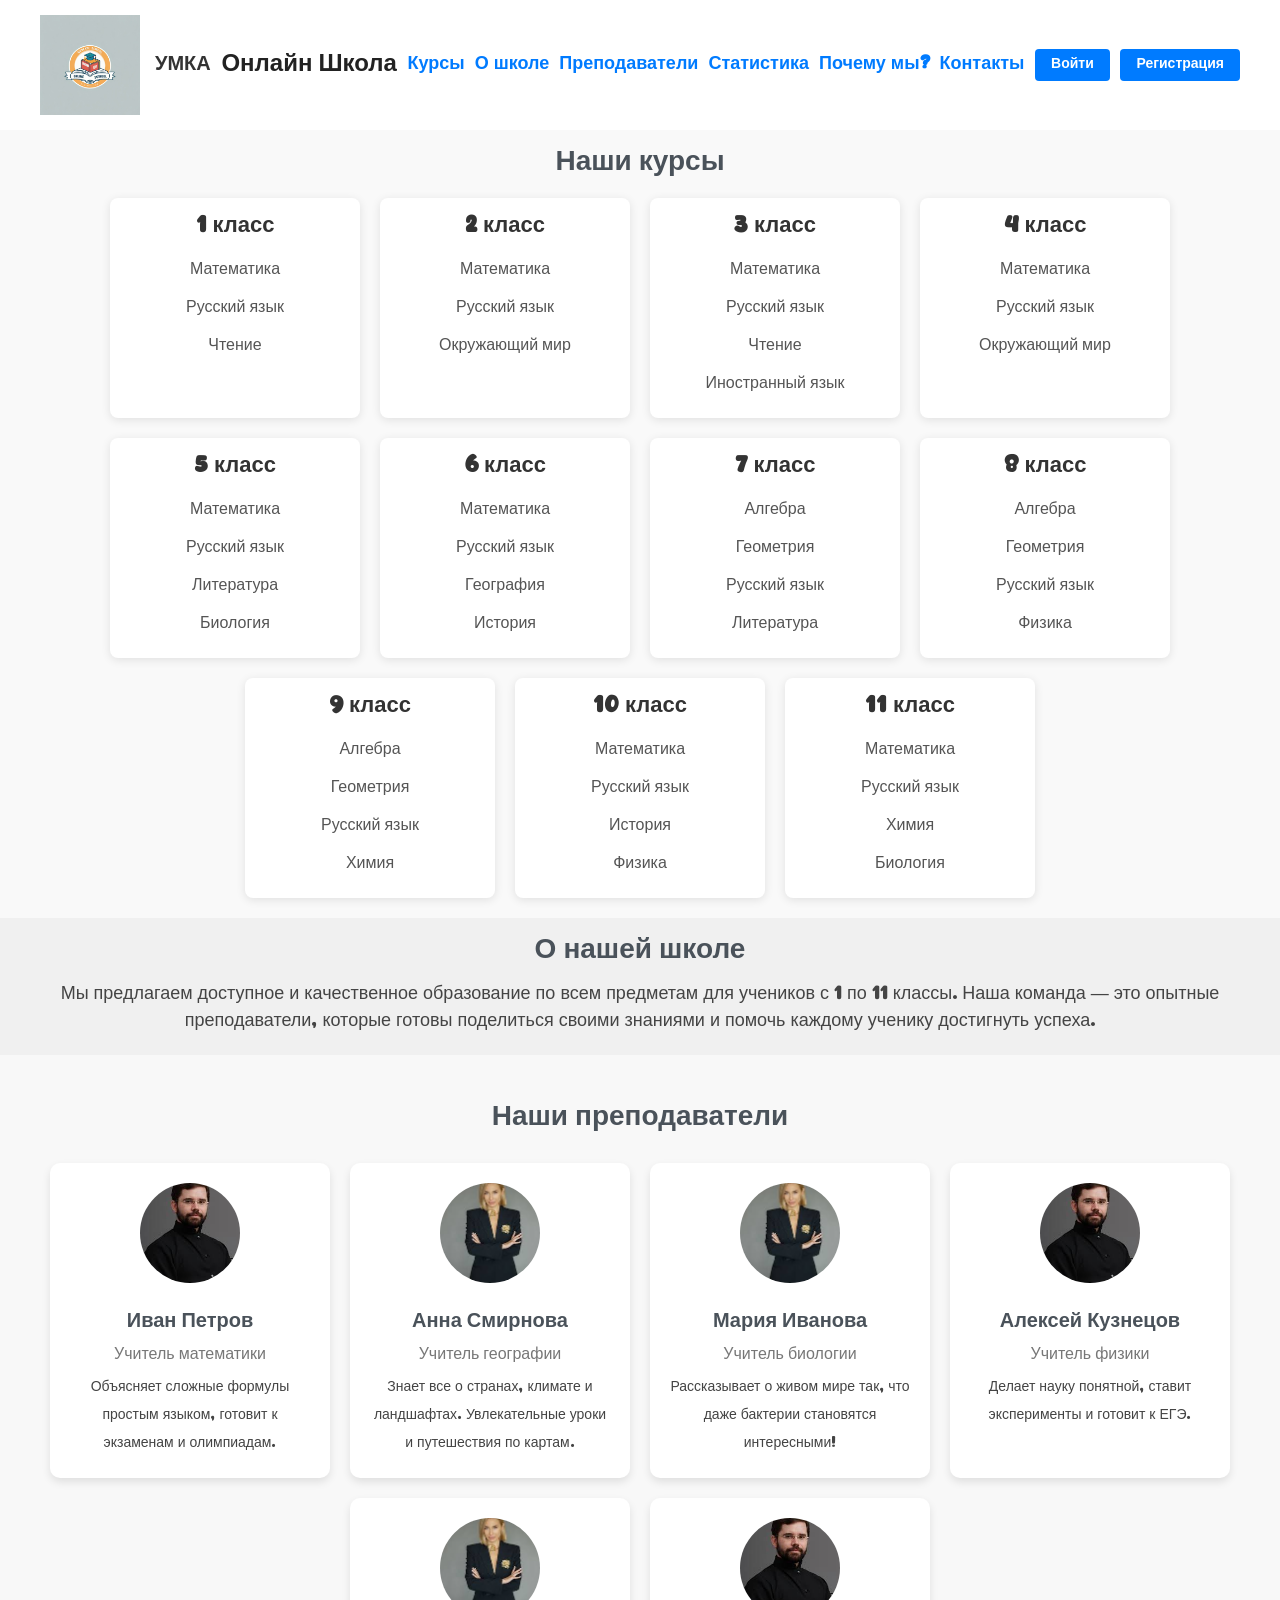
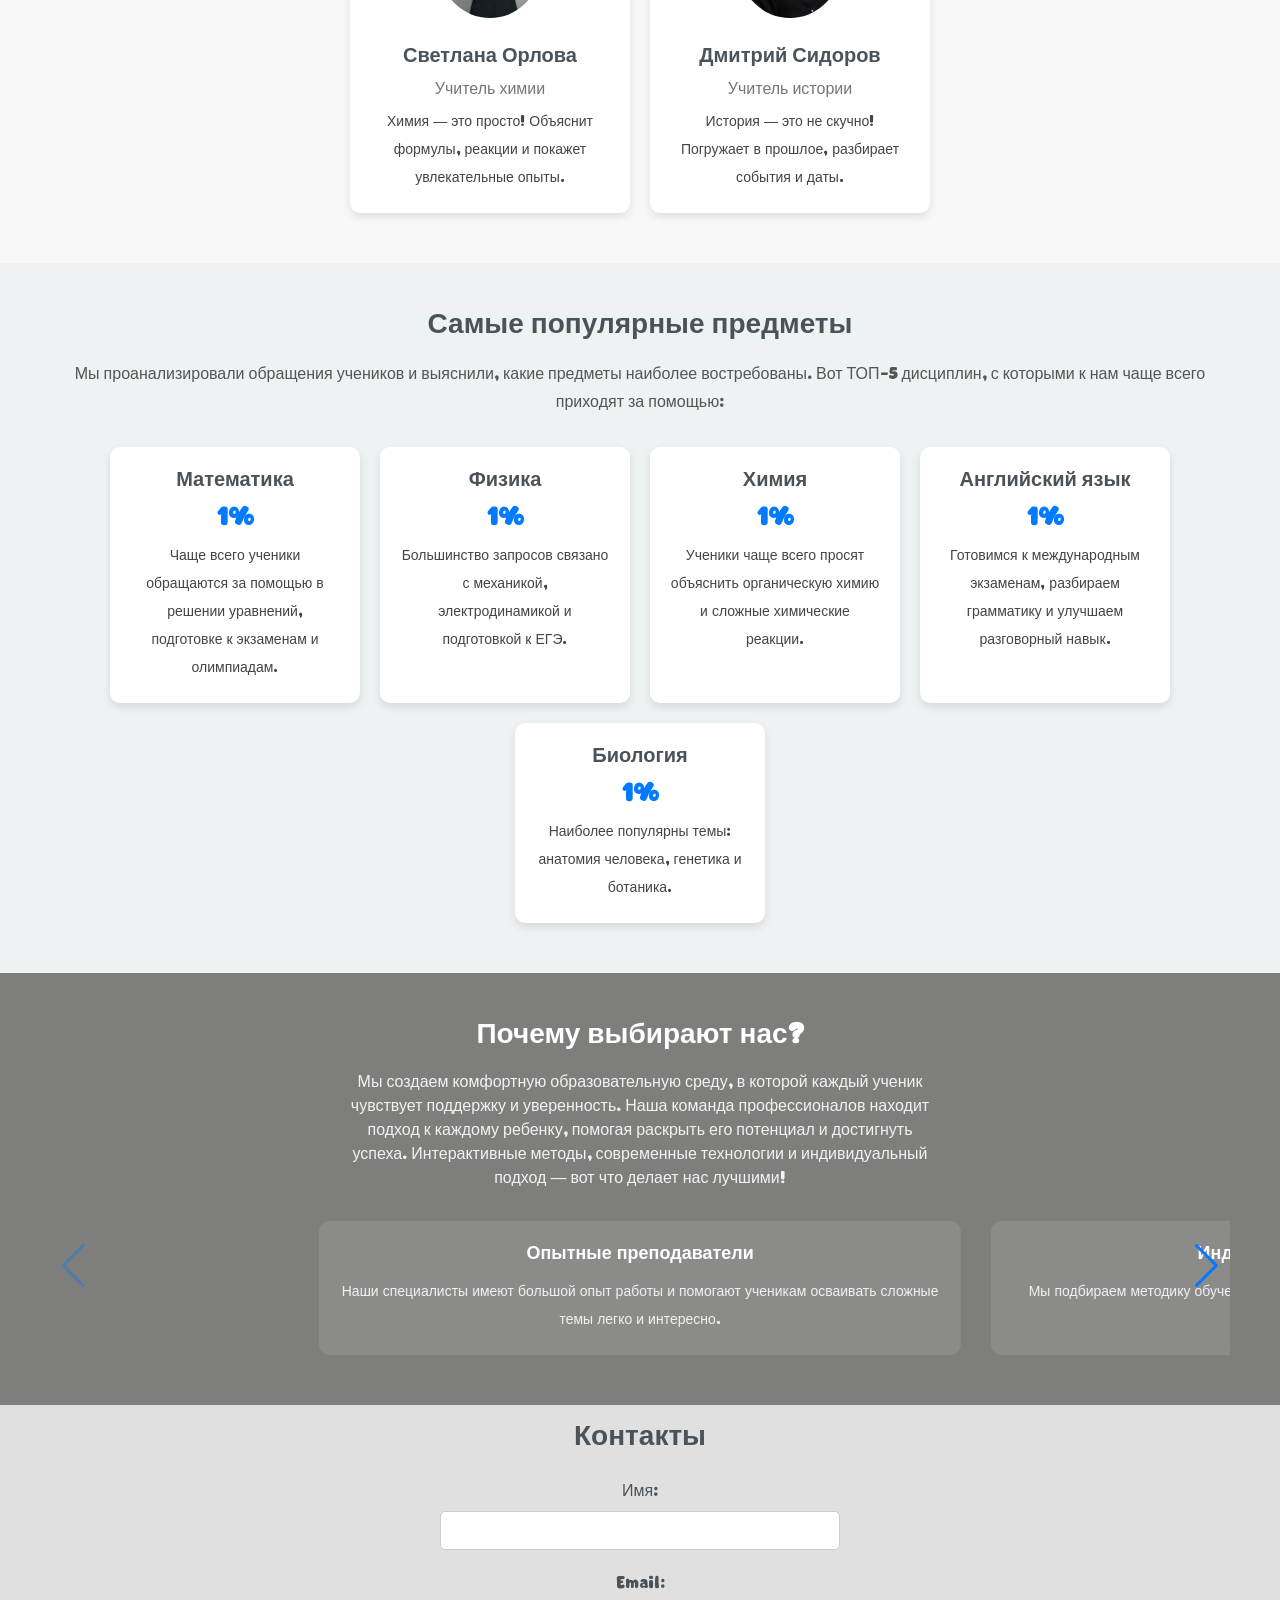
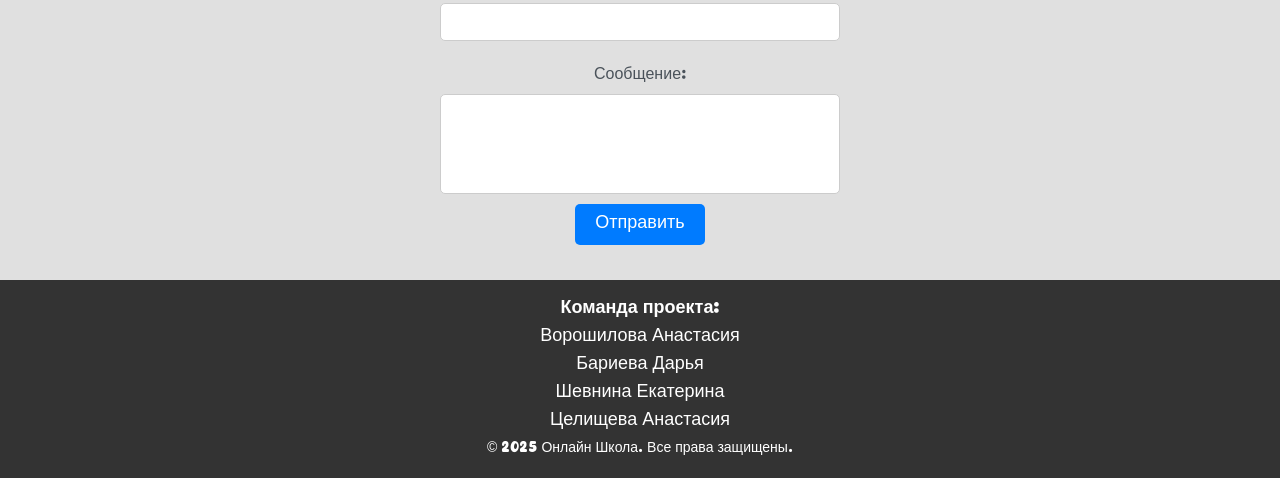
<file: index.html>
<!DOCTYPE html>
<html lang="ru">

<head>
    <meta charset="UTF-8">
    <meta name="viewport" content="width=device-width, initial-scale=1.0">
    <title>Онлайн Школа УМКА</title>
    <link rel="stylesheet" href="styles/style.css">
    <link rel="stylesheet" href="styles/normalize.css">
    <link rel="stylesheet" href="https://unpkg.com/swiper@9/swiper-bundle.min.css" />
</head>

<body>
    <header class="header">
        <div class="header__container">
            <div class="header__logo">
                <img class="header__logo-img" src="images/logotip.JPG" alt="Логотип">
                <span class="header__logo-text">УМКА</span>
            </div>
            <h1 class="header__title">Онлайн Школа</h1>
            <nav class="header__nav">
                <ul class="header__nav-list">
                </ul>
            </nav>
            <button class="header__button--login">Войти</button>
            <button class="header__button--signup">Регистрация</button>
        </div>
    </header>
    <main>
        <section class="courses" id="courses">
            <h2 class="courses__title">Наши курсы</h2>
            <div class="courses__list">
                <div class="courses__class">
                    <h3 class="courses__class-title">1 класс</h3>
                    <ul class="courses__subjects">
                        <li class="courses__subject">Математика</li>
                        <li class="courses__subject">Русский язык</li>
                        <li class="courses__subject">Чтение</li>
                    </ul>
                </div>
                <div class="courses__class">
                    <h3 class="courses__class-title">2 класс</h3>
                    <ul class="courses__subjects">
                        <li class="courses__subject">Математика</li>
                        <li class="courses__subject">Русский язык</li>
                        <li class="courses__subject">Окружающий мир</li>
                    </ul>
                </div>
                <div class="courses__class">
                    <h3 class="courses__class-title">3 класс</h3>
                    <ul class="courses__subjects">
                        <li class="courses__subject">Математика</li>
                        <li class="courses__subject">Русский язык</li>
                        <li class="courses__subject">Чтение</li>
                        <li class="courses__subject">Иностранный язык</li>
                    </ul>
                </div>
                <div class="courses__class">
                    <h3 class="courses__class-title">4 класс</h3>
                    <ul class="courses__subjects">
                        <li class="courses__subject">Математика</li>
                        <li class="courses__subject">Русский язык</li>
                        <li class="courses__subject">Окружающий мир</li>
                    </ul>
                </div>
                <div class="courses__class">
                    <h3 class="courses__class-title">5 класс</h3>
                    <ul class="courses__subjects">
                        <li class="courses__subject">Математика</li>
                        <li class="courses__subject">Русский язык</li>
                        <li class="courses__subject">Литература</li>
                        <li class="courses__subject">Биология</li>
                    </ul>
                </div>
                <div class="courses__class">
                    <h3 class="courses__class-title">6 класс</h3>
                    <ul class="courses__subjects">
                        <li class="courses__subject">Математика</li>
                        <li class="courses__subject">Русский язык</li>
                        <li class="courses__subject">География</li>
                        <li class="courses__subject">История</li>
                    </ul>
                </div>
                <div class="courses__class">
                    <h3 class="courses__class-title">7 класс</h3>
                    <ul class="courses__subjects">
                        <li class="courses__subject">Алгебра</li>
                        <li class="courses__subject">Геометрия</li>
                        <li class="courses__subject">Русский язык</li>
                        <li class="courses__subject">Литература</li>
                    </ul>
                </div>
                <div class="courses__class">
                    <h3 class="courses__class-title">8 класс</h3>
                    <ul class="courses__subjects">
                        <li class="courses__subject">Алгебра</li>
                        <li class="courses__subject">Геометрия</li>
                        <li class="courses__subject">Русский язык</li>
                        <li class="courses__subject">Физика</li>
                    </ul>
                </div>
                <div class="courses__class">
                    <h3 class="courses__class-title">9 класс</h3>
                    <ul class="courses__subjects">
                        <li class="courses__subject">Алгебра</li>
                        <li class="courses__subject">Геометрия</li>
                        <li class="courses__subject">Русский язык</li>
                        <li class="courses__subject">Химия</li>
                    </ul>
                </div>
                <div class="courses__class">
                    <h3 class="courses__class-title">10 класс</h3>
                    <ul class="courses__subjects">
                        <li class="courses__subject">Математика</li>
                        <li class="courses__subject">Русский язык</li>
                        <li class="courses__subject">История</li>
                        <li class="courses__subject">Физика</li>
                    </ul>
                </div>
                <div class="courses__class">
                    <h3 class="courses__class-title">11 класс</h3>
                    <ul class="courses__subjects">
                        <li class="courses__subject">Математика</li>
                        <li class="courses__subject">Русский язык</li>
                        <li class="courses__subject">Химия</li>
                        <li class="courses__subject">Биология</li>
                    </ul>
                </div>
            </div>
        </section>
        <section class="about" id="about">
            <h2 class="about__title">О нашей школе</h2>
            <p class="about__description">Мы предлагаем доступное и качественное образование по всем предметам для
                учеников с 1 по 11 классы. Наша команда — это опытные преподаватели, которые готовы поделиться своими
                знаниями и помочь каждому ученику достигнуть успеха.</p>
        </section>

        <section class="teachers" id="teachers">
            <h2 class="teachers__title">Наши преподаватели</h2>
            <div class="teachers__list">
            </div>
        </section>

        <section class="popular-subjects" id="popular-subjects">
            <h2 class="popular-subjects__title">Самые популярные предметы</h2>
            <p class="popular-subjects__description">
                Мы проанализировали обращения учеников и выяснили, какие предметы наиболее востребованы.
                Вот ТОП-5 дисциплин, с которыми к нам чаще всего приходят за помощью:
            </p>
            <div class="popular-subjects__list">
                <div class="subject-card">
                    <h3 class="subject-card__name">Математика</h3>
                    <p class="subject-card__percent">45%</p>
                    <p class="subject-card__info">Чаще всего ученики обращаются за помощью в решении уравнений,
                        подготовке к экзаменам и олимпиадам.</p>
                </div>
                <div class="subject-card">
                    <h3 class="subject-card__name">Физика</h3>
                    <p class="subject-card__percent">30%</p>
                    <p class="subject-card__info">Большинство запросов связано с механикой, электродинамикой и
                        подготовкой к ЕГЭ.</p>
                </div>
                <div class="subject-card">
                    <h3 class="subject-card__name">Химия</h3>
                    <p class="subject-card__percent">25%</p>
                    <p class="subject-card__info">Ученики чаще всего просят объяснить органическую химию и сложные
                        химические реакции.</p>
                </div>
                <div class="subject-card">
                    <h3 class="subject-card__name">Английский язык</h3>
                    <p class="subject-card__percent">20%</p>
                    <p class="subject-card__info">Готовимся к международным экзаменам, разбираем грамматику и улучшаем
                        разговорный навык.</p>
                </div>
                <div class="subject-card">
                    <h3 class="subject-card__name">Биология</h3>
                    <p class="subject-card__percent">15%</p>
                    <p class="subject-card__info">Наиболее популярны темы: анатомия человека, генетика и ботаника.</p>
                </div>
            </div>
        </section>

        <section class="why-us" id="why-us">
            <h2 class="why-us__title">Почему выбирают нас?</h2>
            <p class="why-us__description">
                Мы создаем комфортную образовательную среду, в которой каждый ученик чувствует поддержку и уверенность.
                Наша команда профессионалов находит подход к каждому ребенку, помогая раскрыть его потенциал и
                достигнуть успеха.
                Интерактивные методы, современные технологии и индивидуальный подход — вот что делает нас лучшими!
            </p>

            <div class="why-us__carousel swiper">
                <div class="swiper-wrapper">
                    <div class="swiper-slide">
                        <div class="benefit-card">
                            <h3 class="benefit-card__title">Опытные преподаватели</h3>
                            <p class="benefit-card__text">
                                Наши специалисты имеют большой опыт работы и помогают ученикам осваивать сложные темы
                                легко и интересно.
                            </p>
                        </div>
                    </div>
                    <div class="swiper-slide">
                        <div class="benefit-card">
                            <h3 class="benefit-card__title">Индивидуальный подход</h3>
                            <p class="benefit-card__text">
                                Мы подбираем методику обучения под каждого ученика, исходя из его потребностей и
                                возможностей.
                            </p>
                        </div>
                    </div>
                    <div class="swiper-slide">
                        <div class="benefit-card">
                            <h3 class="benefit-card__title">Современные методики</h3>
                            <p class="benefit-card__text">
                                Используем передовые технологии и интерактивные методы обучения, делая учебный процесс
                                увлекательным.
                            </p>
                        </div>
                    </div>
                </div>


                <div class="why-us__prev swiper-button-prev"></div>
                <div class="why-us__next swiper-button-next"></div>
            </div>
        </section>


        <section class="contact" id="contact">
            <h2 class="contact__title">Контакты</h2>
            <form class="contact__form" id="contactForm">
                <label class="contact__label" for="name">Имя:</label>
                <input class="contact__input" type="text" id="name" name="name" required>

                <label class="contact__label" for="email">Email:</label>
                <input class="contact__input" type="email" id="email" name="email" required>

                <label class="contact__label" for="message">Сообщение:</label>
                <textarea class="contact__textarea" id="message" name="message" required></textarea>

                <button class="contact__button" type="submit">Отправить</button>
            </form>
            <div class="contact__message" id="formMessage"></div>
        </section>
    </main>
    <footer class="footer">
        <p><strong>Команда проекта:</strong></p>
        <ul>
            <li>Ворошилова Анастасия</li>
            <li>Бариева Дарья </li>
            <li>Шевнина Екатерина</li>
            <li>Целищева Анастасия</li>
        </ul>
        <p class="footer__text">&copy; 2025 Онлайн Школа. Все права защищены.</p>
    </footer>

    <div id="preloader">
        <span class="preloader__text"></span>
    </div>

    <div id="loginModal" class="modal">
        <div class="modal__content">
            <button data-close class="modal__close">&times;</button>
            <form class="modal__form">
                <input name="username" type="text" placeholder="Имя пользователя" required>
                <button type="submit">Войти</button>
            </form>
        </div>
    </div>

    <div id="signupModal" class="modal">
        <div class="modal__content">
            <button data-close class="modal__close">&times;</button>
            <form class="modal__form">
                <input name="username" type="text" placeholder="Имя пользователя" required>
                <button type="submit">Зарегистрироваться</button>
            </form>
        </div>
    </div>


    <script src="https://unpkg.com/swiper@9/swiper-bundle.min.js"></script>
    <script src="scripts/script.js"></script>
</body>

</html>
</file>
<file: styles/style.css>
@import "fonts.css";
@import "base.css";
@import "typography.css";
@import "animation.css";
@import "header.css";
@import "courses.css";
@import "contact.css";
@import "about.css";
@import "teachers.css";
@import "popular.css";
@import "why.css";
@import "footer.css";
@import "adaptability.css";
@import "loader.css";
@import "modal.css";
</file>
